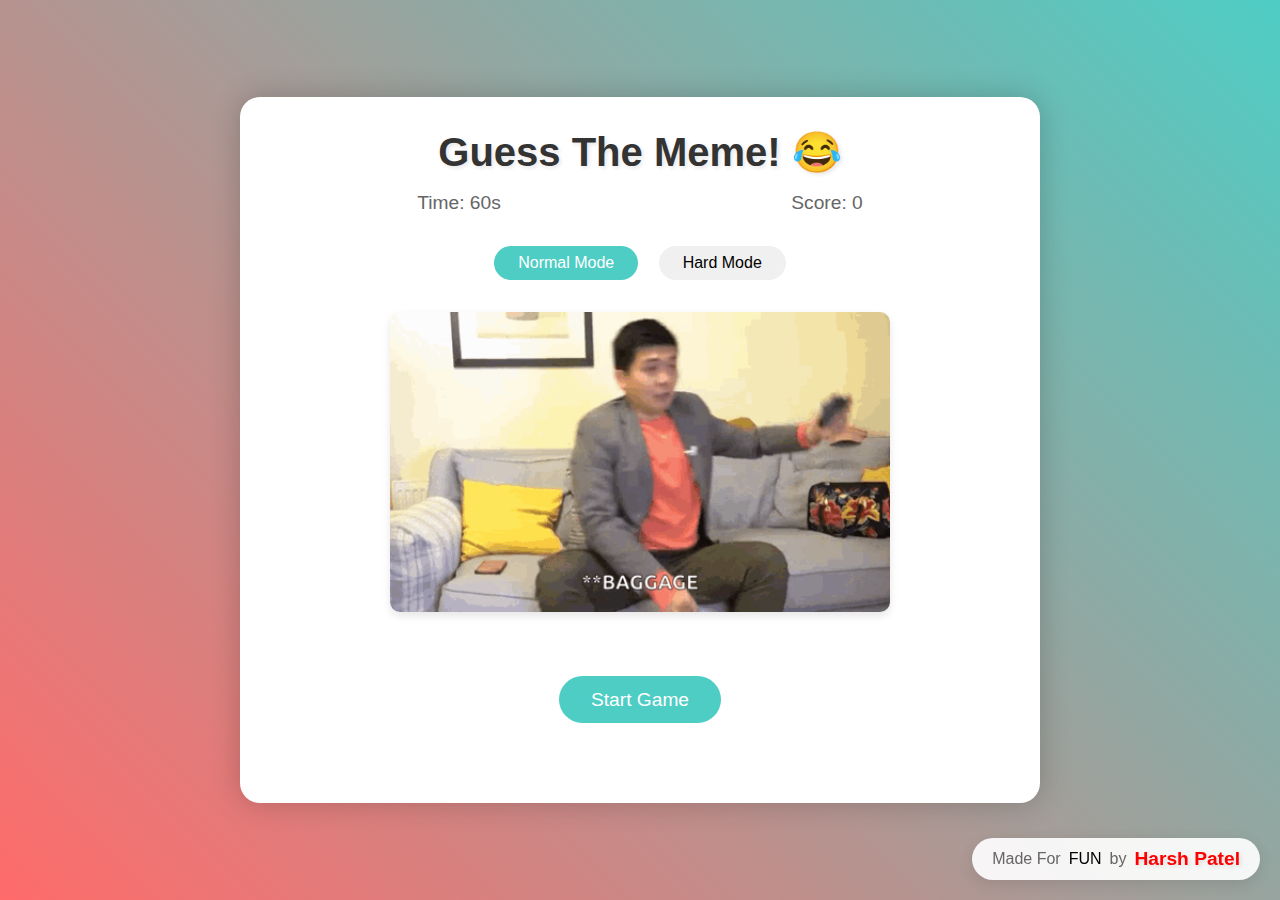
<file: index.html>
<!DOCTYPE html>
<html lang="en">
<head>
    <meta charset="UTF-8">
    <meta name="viewport" content="width=device-width, initial-scale=1.0">
    <title>Guess The Meme!</title>
    <link rel="icon" type="image/x-icon" href="images/Daco_366498.png">
    <link rel="stylesheet" href="styles.css">
</head>
<body>
    <div class="game-container">
        <div class="game-header">
            <h1>Guess The Meme! 😂</h1>
            <div class="game-stats">
                <div class="timer">Time: <span id="timer">60</span>s</div>
                <div class="score">Score: <span id="score">0</span></div>
            </div>
        </div>
        
        <div class="game-mode">
            <button id="normalMode" class="mode-btn active">Normal Mode</button>
            <button id="hardMode" class="mode-btn">Hard Mode</button>
        </div>

        <div class="meme-display">
            <div class="meme-box" id="memeBox">
                <img id="memeImage" src="images/emotional-damage.gif" alt="Meme">
            </div>
        </div>

        <div class="options" id="options">
        </div>

        <div class="game-controls">
            <button id="startBtn" class="control-btn">Start Game</button>
            <button id="restartBtn" class="control-btn" style="display: none;">Play Again</button>
        </div>

        <div id="result" class="result"></div>
    </div>
    <audio id="correctSound" src="images/anime-wow-sound-effect-mp3cut.mp3"></audio>
    <audio id="wrongSound" src="images/gta-san-andreas-ah-shit-here-we-go-again_BWv0Gvc.mp3"></audio>
    <audio id="backgroundMusic" src="images/Oggy and the cockroaches theme song - [High quality].mp3" loop></audio>

    <div class="creator-credit">
        <div class="credit-content">
            <span class="credit-text">Made For</span>
            <span class="heart">FUN</span>
            <span class="credit-text">by</span>
            <span class="creator-name">Harsh Patel</span>
            <!-- <span class="meme-text">(The Meme Lord)</span> -->
        </div>
    </div>

    <script src="script.js"></script>
</body>
</html>
</file>
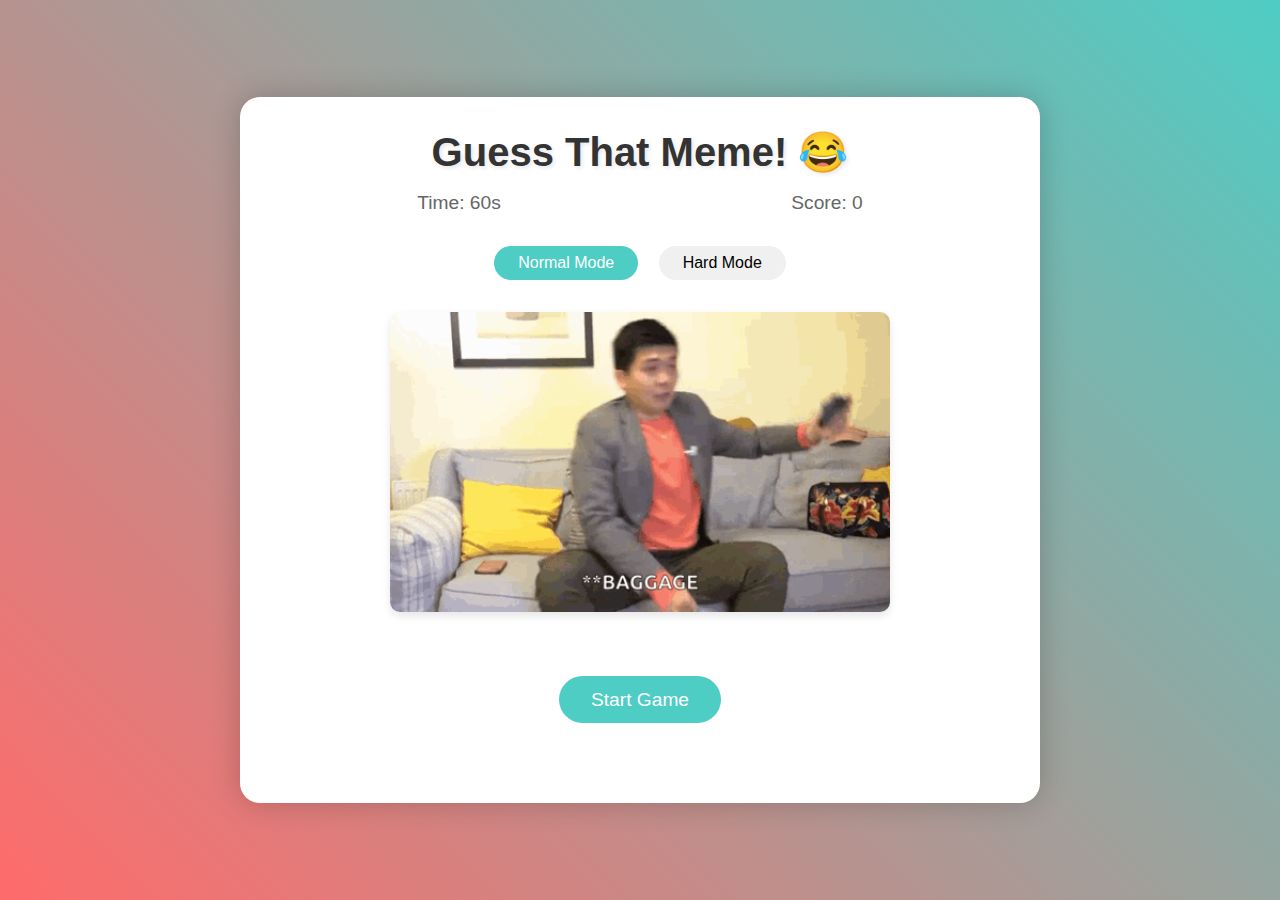
<file: meme-guess.html>
<!DOCTYPE html>
<html lang="en">
<head>
    <meta charset="UTF-8">
    <meta name="viewport" content="width=device-width, initial-scale=1.0">
    <title>Guess That Meme!</title>
    <link rel="icon" type="image/x-icon" href="images/Daco_366498.png">
    <link rel="stylesheet" href="meme-guess.css">
</head>
<body>
    <div class="game-container">
        <div class="game-header">
            <h1>Guess That Meme! 😂</h1>
            <div class="game-stats">
                <div class="timer">Time: <span id="timer">60</span>s</div>
                <div class="score">Score: <span id="score">0</span></div>
            </div>
        </div>
        
        <div class="game-mode">
            <button id="normalMode" class="mode-btn active">Normal Mode</button>
            <button id="hardMode" class="mode-btn">Hard Mode</button>
        </div>

        <div class="meme-display">
            <div class="meme-box" id="memeBox">
                <img id="memeImage" src="images/emotional-damage.gif" alt="Meme">
            </div>
        </div>

        <div class="options" id="options">
        </div>

        <div class="game-controls">
            <button id="startBtn" class="control-btn">Start Game</button>
            <button id="restartBtn" class="control-btn" style="display: none;">Play Again</button>
        </div>

        <div id="result" class="result"></div>
    </div>
    <audio id="correctSound" src="images/anime-wow-sound-effect-mp3cut.mp3"></audio>
    <audio id="wrongSound" src="images/gta-san-andreas-ah-shit-here-we-go-again_BWv0Gvc.mp3"></audio>
    <audio id="backgroundMusic" src="images/Oggy and the cockroaches theme song - [High quality].mp3" loop></audio>

    <script src="meme-guess.js"></script>
</body>
</html>
</file>
<file: styles.css>
* {
    margin: 0;
    padding: 0;
    box-sizing: border-box;
}

body {
    font-family: 'Comic Sans MS', cursive, sans-serif;
    background-color: #f0f0f0;
    min-height: 100vh;
    display: flex;
    justify-content: center;
    align-items: center;
    background-image: linear-gradient(45deg, #ff6b6b, #4ecdc4);
}

.game-container {
    background-color: white;
    padding: 2rem;
    border-radius: 20px;
    box-shadow: 0 0 30px rgba(0, 0, 0, 0.2);
    text-align: center;
    max-width: 800px;
    width: 90%;
}

.game-header {
    margin-bottom: 2rem;
}

h1 {
    color: #333;
    margin-bottom: 1rem;
    font-size: 2.5rem;
    text-shadow: 2px 2px 4px rgba(0, 0, 0, 0.1);
}

.game-stats {
    display: flex;
    justify-content: space-around;
    font-size: 1.2rem;
    color: #666;
}

.game-mode {
    margin-bottom: 2rem;
}

.mode-btn {
    padding: 0.5rem 1.5rem;
    margin: 0 0.5rem;
    font-size: 1rem;
    border: none;
    border-radius: 25px;
    cursor: pointer;
    transition: all 0.3s ease;
    background-color: #f0f0f0;
}

.mode-btn.active {
    background-color: #4ecdc4;
    color: white;
}

.meme-display {
    margin-bottom: 2rem;
}

.meme-box {
    width: 100%;
    max-width: 500px;
    height: 300px;
    margin: 0 auto;
    border-radius: 10px;
    overflow: hidden;
    box-shadow: 0 4px 8px rgba(0, 0, 0, 0.1);
}

.meme-box img {
    width: 100%;
    height: 100%;
    object-fit: cover;
    transition: transform 0.3s ease;
}

.meme-box img:hover {
    transform: scale(1.05);
}

.options {
    display: grid;
    grid-template-columns: repeat(3, 1fr);
    gap: 1rem;
    margin-bottom: 2rem;
}

.option-btn {
    padding: 1rem;
    font-size: 1.1rem;
    border: none;
    border-radius: 10px;
    cursor: pointer;
    transition: all 0.3s ease;
    background-color: #f8f9fa;
    color: #333;
    transform-origin: center;
}

.option-btn:hover {
    transform: translateY(-2px) scale(1.02);
    background-color: #e9ecef;
    box-shadow: 0 4px 8px rgba(0, 0, 0, 0.1);
}

.option-btn.correct {
    background-color: #4ecdc4;
    color: white;
    animation: correctAnswer 0.5s ease;
}

.option-btn.wrong {
    background-color: #ff6b6b;
    color: white;
    animation: wrongAnswer 0.5s ease;
}

.game-controls {
    margin-bottom: 1rem;
}

.control-btn {
    padding: 0.8rem 2rem;
    font-size: 1.2rem;
    border: none;
    border-radius: 25px;
    cursor: pointer;
    transition: all 0.3s ease;
    background-color: #4ecdc4;
    color: white;
}

.control-btn:hover {
    transform: translateY(-2px);
    background-color: #45b7ae;
}

.result {
    font-size: 1.5rem;
    margin-top: 1rem;
    min-height: 2rem;
    transition: all 0.3s ease;
}

.result.correct {
    color: #4ecdc4;
    animation: bounce 0.5s ease;
}

.result.wrong {
    color: #ff6b6b;
    animation: shake 0.5s ease;
}

.result.loading {
    color: #666;
    font-style: italic;
    animation: pulse 1.5s infinite;
}

.result.game-over {
    color: #333;
    font-size: 1.8rem;
    line-height: 1.4;
    animation: fadeIn 0.5s ease;
}

@keyframes bounce {
    0%, 100% { transform: translateY(0); }
    50% { transform: translateY(-10px); }
}

@keyframes shake {
    0%, 100% { transform: translateX(0); }
    25% { transform: translateX(-5px); }
    75% { transform: translateX(5px); }
}

@keyframes pulse {
    0% { opacity: 0.6; }
    50% { opacity: 1; }
    100% { opacity: 0.6; }
}

@keyframes fadeIn {
    from { opacity: 0; transform: translateY(10px); }
    to { opacity: 1; transform: translateY(0); }
}

.hard-mode img {
    filter: blur(5px);
    transform: scale(1.2);
}

.creator-credit {
    position: fixed;
    bottom: 20px;
    right: 20px;
    background: rgba(255, 255, 255, 0.9);
    padding: 10px 20px;
    border-radius: 25px;
    box-shadow: 0 4px 15px rgba(0, 0, 0, 0.1);
    z-index: 1000;
    animation: float 3s ease-in-out infinite;
}

.credit-content {
    display: flex;
    align-items: center;
    gap: 8px;
    font-family: 'Comic Sans MS', cursive, sans-serif;
}

.credit-text {
    color: #666;
    font-size: 1rem;
}

.heart {
    animation: heartbeat 1.5s ease-in-out infinite;
}

.creator-name {
    color: #fd0000;
    font-weight: bold;
    font-size: 1.2rem;
    text-shadow: 2px 2px 4px rgba(0, 0, 0, 0.1);
}

.meme-text {
    color: #ff6b6b;
    font-size: 0.9rem;
    font-style: italic;
}

@keyframes float {
    0%, 100% { transform: translateY(0); }
    50% { transform: translateY(-5px); }
}

@keyframes heartbeat {
    0% { transform: scale(1); }
    50% { transform: scale(1.2); }
    100% { transform: scale(1); }
}
</file>
<file: meme-guess.css>
* {
    margin: 0;
    padding: 0;
    box-sizing: border-box;
}

body {
    font-family: 'Comic Sans MS', cursive, sans-serif;
    background-color: #f0f0f0;
    min-height: 100vh;
    display: flex;
    justify-content: center;
    align-items: center;
    background-image: linear-gradient(45deg, #ff6b6b, #4ecdc4);
}

.game-container {
    background-color: white;
    padding: 2rem;
    border-radius: 20px;
    box-shadow: 0 0 30px rgba(0, 0, 0, 0.2);
    text-align: center;
    max-width: 800px;
    width: 90%;
}

.game-header {
    margin-bottom: 2rem;
}

h1 {
    color: #333;
    margin-bottom: 1rem;
    font-size: 2.5rem;
    text-shadow: 2px 2px 4px rgba(0, 0, 0, 0.1);
}

.game-stats {
    display: flex;
    justify-content: space-around;
    font-size: 1.2rem;
    color: #666;
}

.game-mode {
    margin-bottom: 2rem;
}

.mode-btn {
    padding: 0.5rem 1.5rem;
    margin: 0 0.5rem;
    font-size: 1rem;
    border: none;
    border-radius: 25px;
    cursor: pointer;
    transition: all 0.3s ease;
    background-color: #f0f0f0;
}

.mode-btn.active {
    background-color: #4ecdc4;
    color: white;
}

.meme-display {
    margin-bottom: 2rem;
}

.meme-box {
    width: 100%;
    max-width: 500px;
    height: 300px;
    margin: 0 auto;
    border-radius: 10px;
    overflow: hidden;
    box-shadow: 0 4px 8px rgba(0, 0, 0, 0.1);
}

.meme-box img {
    width: 100%;
    height: 100%;
    object-fit: cover;
    transition: transform 0.3s ease;
}

.meme-box img:hover {
    transform: scale(1.05);
}

.options {
    display: grid;
    grid-template-columns: repeat(3, 1fr);
    gap: 1rem;
    margin-bottom: 2rem;
}

.option-btn {
    padding: 1rem;
    font-size: 1.1rem;
    border: none;
    border-radius: 10px;
    cursor: pointer;
    transition: all 0.3s ease;
    background-color: #f8f9fa;
    color: #333;
    transform-origin: center;
}

.option-btn:hover {
    transform: translateY(-2px) scale(1.02);
    background-color: #e9ecef;
    box-shadow: 0 4px 8px rgba(0, 0, 0, 0.1);
}

.option-btn.correct {
    background-color: #4ecdc4;
    color: white;
    animation: correctAnswer 0.5s ease;
}

.option-btn.wrong {
    background-color: #ff6b6b;
    color: white;
    animation: wrongAnswer 0.5s ease;
}

.game-controls {
    margin-bottom: 1rem;
}

.control-btn {
    padding: 0.8rem 2rem;
    font-size: 1.2rem;
    border: none;
    border-radius: 25px;
    cursor: pointer;
    transition: all 0.3s ease;
    background-color: #4ecdc4;
    color: white;
}

.control-btn:hover {
    transform: translateY(-2px);
    background-color: #45b7ae;
}

.result {
    font-size: 1.5rem;
    margin-top: 1rem;
    min-height: 2rem;
    transition: all 0.3s ease;
}

.result.correct {
    color: #4ecdc4;
    animation: bounce 0.5s ease;
}

.result.wrong {
    color: #ff6b6b;
    animation: shake 0.5s ease;
}

.result.loading {
    color: #666;
    font-style: italic;
    animation: pulse 1.5s infinite;
}

.result.game-over {
    color: #333;
    font-size: 1.8rem;
    line-height: 1.4;
    animation: fadeIn 0.5s ease;
}

@keyframes bounce {
    0%, 100% { transform: translateY(0); }
    50% { transform: translateY(-10px); }
}

@keyframes shake {
    0%, 100% { transform: translateX(0); }
    25% { transform: translateX(-5px); }
    75% { transform: translateX(5px); }
}

@keyframes pulse {
    0% { opacity: 0.6; }
    50% { opacity: 1; }
    100% { opacity: 0.6; }
}

@keyframes fadeIn {
    from { opacity: 0; transform: translateY(10px); }
    to { opacity: 1; transform: translateY(0); }
}

.hard-mode img {
    filter: blur(5px);
    transform: scale(1.2);
}
</file>
